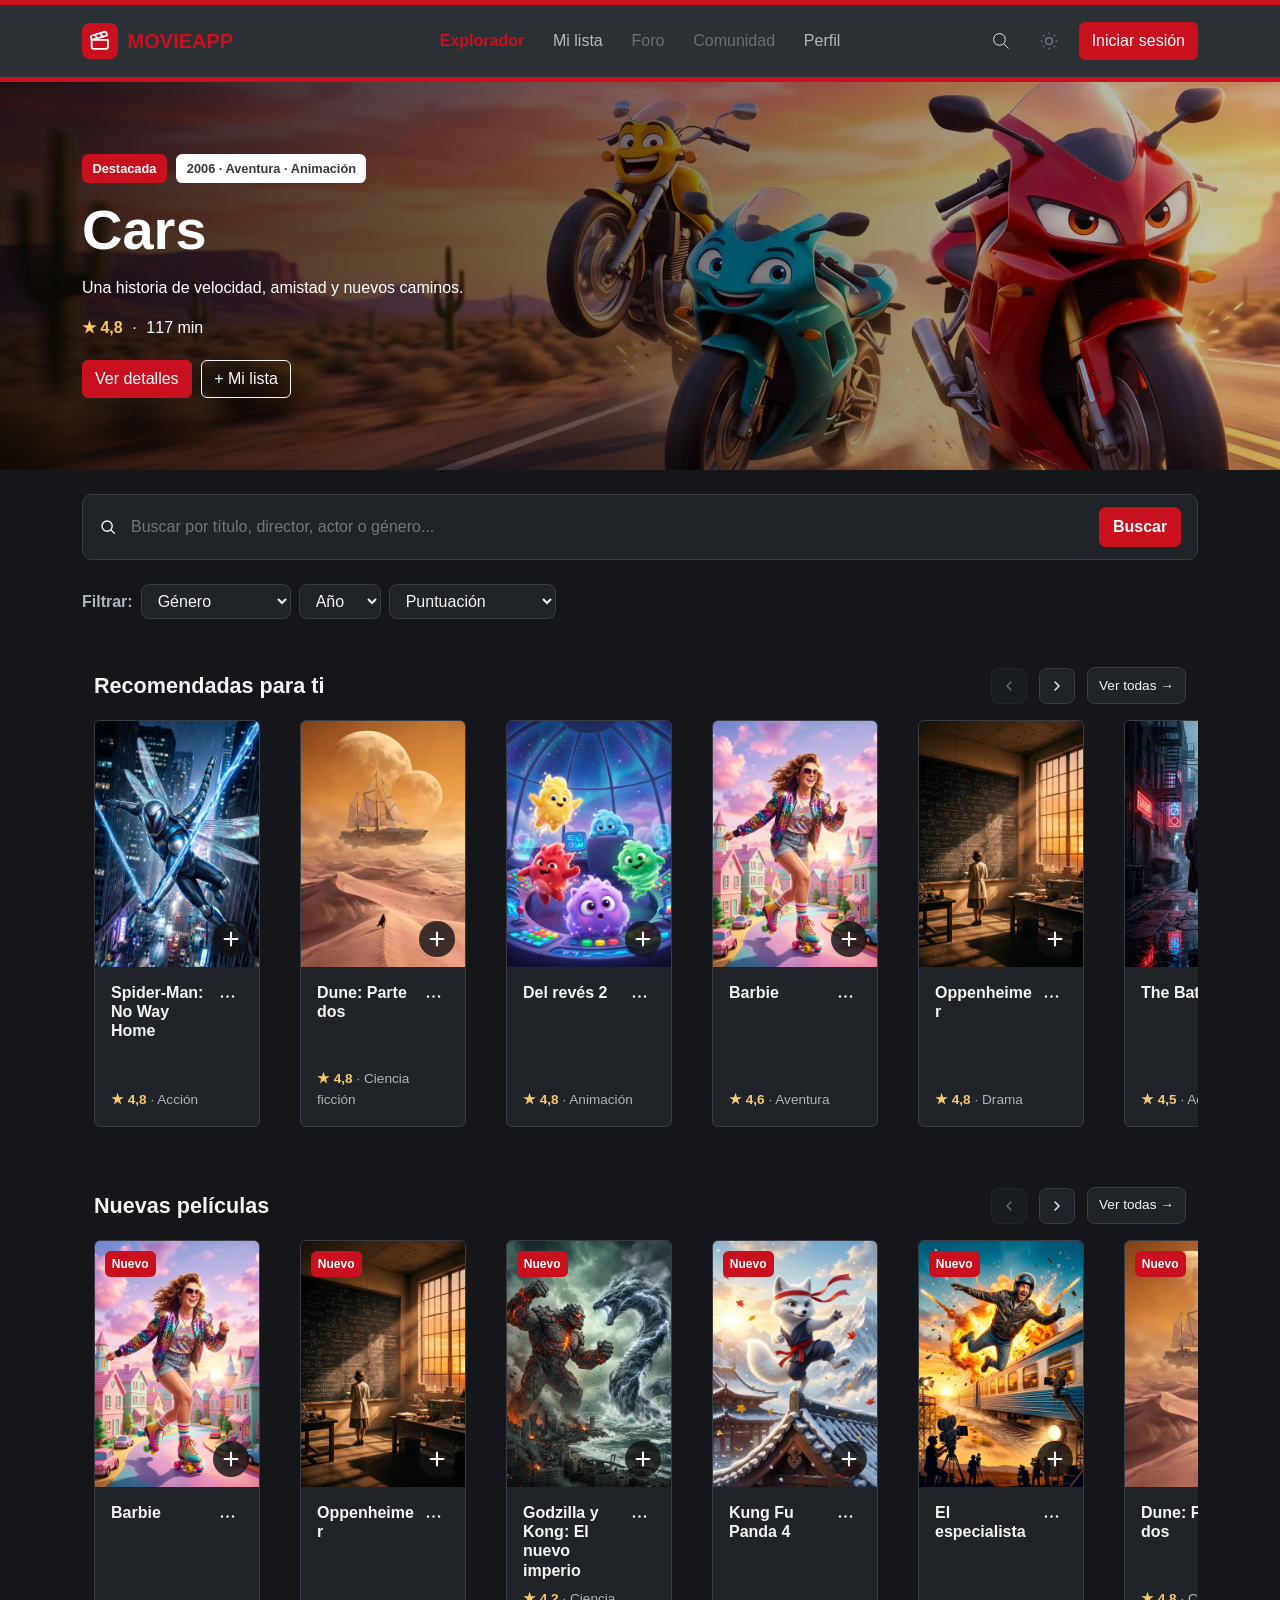
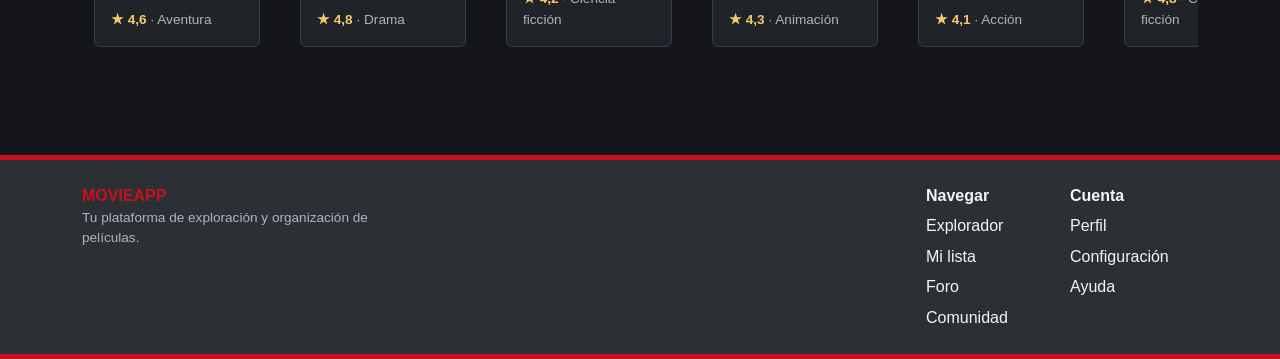
<file: src/index.html>
<!doctype html>
<html lang="es" data-bs-theme="dark">
<head>
    <meta charset="utf-8">
    <meta name="viewport" content="width=device-width, initial-scale=1">
    <meta name="description" content="Descubre películas recomendadas y novedades en MovieApp.">
    <meta name="theme-color" content="#f4f5f7">
    <title>MovieApp | Explorador</title>
    <link rel="icon" type="image/svg+xml" href="media/img/logo-movieapp.svg">
    <link rel="stylesheet" href="./css/custom.css">
</head>
<body>
    <div class="movieapp-shell">
        <header class="site-header bg-body-tertiary">
            <nav class="navbar navbar-expand-lg">
                <div class="container">
                    <a class="navbar-brand brand" href="index.html" aria-label="MovieApp, inicio">
                        <span class="brand-mark" aria-hidden="true">
                            <svg viewBox="0 0 24 24" fill="none" xmlns="http://www.w3.org/2000/svg">
                                <g stroke="currentColor" stroke-width="2" stroke-linecap="round" stroke-linejoin="round"><path d="m12.296 3.464 3.02 3.956" /><path d="M20.2 6 3 11l-.9-2.4c-.3-1.1.3-2.2 1.3-2.5l13.5-4c1.1-.3 2.2.3 2.5 1.3z" /><path d="M3 11h18v8a2 2 0 0 1-2 2H5a2 2 0 0 1-2-2z" /><path d="m6.18 5.276 3.1 3.899" /></g>
                            </svg>
                        </span>
                        <span>MOVIEAPP</span>
                    </a>

                    <div class="header-quick-actions d-flex align-items-center gap-2">
                        <details class="header-search">
                            <summary aria-label="Abrir o cerrar búsqueda"><svg viewBox="0 0 24 24" aria-hidden="true"><circle cx="10.5" cy="10.5" r="6.5"></circle><path d="m15.5 15.5 5 5"></path></svg></summary>
                            <form class="header-search-panel" action="index.html" method="get" role="search">
                                <input name="buscar" type="search" aria-label="Buscar películas" placeholder="Buscar películas..." autocomplete="off">
                                <button class="btn btn-danger" type="submit">Buscar</button>
                            </form>
                        </details>
                        <button class="btn btn-outline-secondary theme-toggle" id="theme-toggle" type="button" aria-label="Cambiar al modo claro" aria-pressed="true">Modo claro</button>
                        <button class="btn btn-danger" type="button" data-bs-toggle="modal" data-bs-target="#loginModal" aria-label="Iniciar sesión"><span class="login-label">Iniciar sesión</span><svg class="login-icon" viewBox="0 0 24 24" fill="none" stroke="currentColor" stroke-width="1.8" aria-hidden="true"><circle cx="12" cy="8" r="3.5"/><path d="M5 21a7 7 0 0 1 14 0"/></svg></button>
                    </div>

                    <button class="navbar-toggler menu-toggle" type="button" data-bs-toggle="collapse" data-bs-target="#mainNavigation" aria-controls="mainNavigation" aria-expanded="false" aria-label="Abrir menú">
                        <span class="menu-icon" aria-hidden="true"></span>
                    </button>

                    <div class="collapse navbar-collapse" id="mainNavigation">
                        <ul class="navbar-nav main-navigation ms-lg-auto">
                            <li class="nav-item"><a class="nav-link active" href="index.html" aria-current="page">Explorador</a></li>
                            <li class="nav-item"><a class="nav-link" href="mi-lista.html">Mi lista</a></li>
                            <li class="nav-item"><span class="nav-link disabled" aria-disabled="true">Foro</span></li>
                            <li class="nav-item"><span class="nav-link disabled" aria-disabled="true">Comunidad</span></li>
                            <li class="nav-item"><a class="nav-link" href="perfil.html">Perfil</a></li>
                        </ul>


                    </div>
                </div>
            </nav>
        </header>

        <main>
            <section class="featured-hero py-5 bg-body-tertiary" aria-labelledby="featured-title">
                <video class="featured-video" autoplay muted loop playsinline preload="metadata" poster="media/img/motos-portada.webp" aria-hidden="true" tabindex="-1">
                    <source src="media/video/motos-carrera-720p.mp4" type="video/mp4">
                </video>
                <div class="container">
                    <div class="featured-copy py-4">
                        <div class="featured-tags">
                            <span class="featured-tag">Destacada</span>
                            <span class="featured-tag featured-meta-tag"><time datetime="2006">2006</time> · Aventura · Animación</span>
                        </div>
                        <h1 id="featured-title">Cars</h1>
                        <p class="featured-description">Una historia de velocidad, amistad y nuevos caminos.</p>
                        <div class="featured-details">
                            <span class="featured-rating" role="img" aria-label="Valoración 4,8 de 5">★ 4,8</span>
                            <span aria-hidden="true">·</span>
                            <time datetime="PT117M">117 min</time>
                        </div>
                        <div class="featured-actions">
                            <button class="btn btn-danger" type="button" aria-disabled="true">Ver detalles</button>
                            <button class="btn btn-outline-light" type="button" data-featured-save>+ Mi lista</button>
                        </div>
                    </div>
                </div>
            </section>

            <div class="container explorer-search-section my-4">
                <div class="explorer-search">
                    <svg width="18" height="18" viewBox="0 0 24 24" fill="none" stroke="currentColor" stroke-width="1.8" stroke-linecap="round" aria-hidden="true"><circle cx="10.8" cy="10.8" r="6.8"></circle><path d="m16 16 4.5 4.5"></path></svg>
                    <input type="search" aria-label="Buscar películas, campo visual sin búsqueda" placeholder="Buscar por título, director, actor o género..." autocomplete="off">
                    <button class="explorer-search-button" type="button" aria-disabled="true" title="Búsqueda visual">Buscar</button>
                </div>
            </div>

            <div class="container filter-section my-3">
                <button class="filter-toggle" type="button" aria-expanded="false" aria-controls="filter-options">Filtros <span aria-hidden="true">▾</span></button>
                <div id="filter-options" class="filter-options is-collapsed" role="group" aria-label="Filtros de selección visual">
                <span class="filter-caption">Filtrar:</span>
                <select class="filter-pill" aria-label="Género">
                    <option value="">Género</option>
                    <option value="accion">Acción</option>
                    <option value="animacion">Animación</option>
                    <option value="aventura">Aventura</option>
                    <option value="ciencia-ficcion">Ciencia ficción</option>
                    <option value="comedia">Comedia</option>
                    <option value="drama">Drama</option>
                </select>
                <select class="filter-pill" aria-label="Año">
                    <option value="">Año</option>
                    <option>2026</option>
                    <option>2025</option>
                    <option>2024</option>
                    <option>2023</option>
                    <option>2022</option>
                    <option>2021</option>
                </select>
                <select class="filter-pill" aria-label="Puntuación">
                    <option value="">Puntuación</option>
                    <option value="4">4 estrellas o más</option>
                    <option value="3">3 estrellas o más</option>
                    <option value="2">2 estrellas o más</option>
                    <option value="1">1 estrella o más</option>
                </select>
                </div>
            </div>

            <div class="main-content container">
                <section id="recomendadas" class="movie-section container my-5" aria-labelledby="recommended-title">
                    <header class="section-heading">
                        <h2 id="recommended-title">Recomendadas para ti</h2>
                        <div class="section-actions">
                            <button class="carousel-arrow" type="button" data-carousel-prev aria-label="Películas recomendadas anteriores" aria-controls="recommended-row"><svg width="16" height="16" viewBox="0 0 24 24" fill="none" stroke="currentColor" stroke-width="2" stroke-linecap="round" stroke-linejoin="round" aria-hidden="true"><path d="m15 18-6-6 6-6"></path></svg></button>
                            <button class="carousel-arrow" type="button" data-carousel-next aria-label="Más películas recomendadas" aria-controls="recommended-row"><svg width="16" height="16" viewBox="0 0 24 24" fill="none" stroke="currentColor" stroke-width="2" stroke-linecap="round" stroke-linejoin="round" aria-hidden="true"><path d="m9 18 6-6-6-6"></path></svg></button>
                            <a href="#nuevas">Ver todas <span aria-hidden="true">→</span></a>
                        </div>
                    </header>
                    <div class="row row-cols-2 row-cols-md-3 g-4 movie-grid" id="recommended-row" role="region" aria-label="Películas recomendadas" tabindex="0">
                        <div class="col">
                            <article class="movie-card card h-100">
                                <img class="movie-poster" src="media/img/superheroe-libelula.webp" alt="Ilustración para Spider-Man: No Way Home" loading="lazy">
                                <div class="movie-card-copy card-body">
                                    <h3>Spider-Man: No Way Home</h3>
                                    <p><span class="movie-rating" role="img" aria-label="Valoración 4,8 de 5">★ 4,8</span><span aria-hidden="true"> · </span>Acción</p>
                                </div>
                            </article>
                        </div>
                        <div class="col">
                            <article class="movie-card card h-100">
                                <img class="movie-poster" src="media/img/desierto-cristal.webp" alt="Ilustración para Dune: Parte dos" loading="lazy">
                                <div class="movie-card-copy card-body">
                                    <h3>Dune: Parte dos</h3>
                                    <p><span class="movie-rating" role="img" aria-label="Valoración 4,8 de 5">★ 4,8</span><span aria-hidden="true"> · </span>Ciencia ficción</p>
                                </div>
                            </article>
                        </div>
                        <div class="col">
                            <article class="movie-card card h-100">
                                <img class="movie-poster" src="media/img/criaturas-emocion.webp" alt="Ilustración para Del revés 2" loading="lazy">
                                <div class="movie-card-copy card-body">
                                    <h3>Del revés 2</h3>
                                    <p><span class="movie-rating" role="img" aria-label="Valoración 4,8 de 5">★ 4,8</span><span aria-hidden="true"> · </span>Animación</p>
                                </div>
                            </article>
                        </div>
                        <div class="col">
                            <article class="movie-card card h-100">
                                <img class="movie-poster" src="media/img/mundo-pastel.webp" alt="Ilustración para Barbie" loading="lazy">
                                <div class="movie-card-copy card-body"><h3>Barbie</h3><p><span class="movie-rating" role="img" aria-label="Valoración 4,6 de 5">★ 4,6</span><span aria-hidden="true"> · </span>Aventura</p></div>
                            </article>
                        </div>
                        <div class="col">
                            <article class="movie-card card h-100">
                                <img class="movie-poster" src="media/img/drama-cientifico.webp" alt="Ilustración para Oppenheimer" loading="lazy">
                                <div class="movie-card-copy card-body"><h3>Oppenheimer</h3><p><span class="movie-rating" role="img" aria-label="Valoración 4,8 de 5">★ 4,8</span><span aria-hidden="true"> · </span>Drama</p></div>
                            </article>
                        </div>
                        <div class="col">
                            <article class="movie-card card h-100">
                                <img class="movie-poster" src="media/img/detective-noche.webp" alt="Ilustración para The Batman" loading="lazy">
                                <div class="movie-card-copy card-body"><h3>The Batman</h3><p><span class="movie-rating" role="img" aria-label="Valoración 4,5 de 5">★ 4,5</span><span aria-hidden="true"> · </span>Acción</p></div>
                            </article>
                        </div>
                        <div class="col"><article class="movie-card card h-100"><img class="movie-poster" src="media/img/zorro-artes-marciales.webp" alt="Ilustración para Kung Fu Panda 4" loading="lazy"><div class="movie-card-copy card-body"><h3>Kung Fu Panda 4</h3><p><span class="movie-rating" role="img" aria-label="Valoración 4,3 de 5">★ 4,3</span><span aria-hidden="true"> · </span>Animación</p></div></article></div>
                        <div class="col"><article class="movie-card card h-100"><img class="movie-poster" src="media/img/colosos.webp" alt="Ilustración para Godzilla y Kong: El nuevo imperio" loading="lazy"><div class="movie-card-copy card-body"><h3>Godzilla y Kong: El nuevo imperio</h3><p><span class="movie-rating" role="img" aria-label="Valoración 4,2 de 5">★ 4,2</span><span aria-hidden="true"> · </span>Ciencia ficción</p></div></article></div>
                    </div>
                </section>

                <section id="nuevas" class="movie-section container my-5" aria-labelledby="new-title">
                    <header class="section-heading">
                        <h2 id="new-title">Nuevas películas</h2>
                        <div class="section-actions">
                            <button class="carousel-arrow" type="button" data-carousel-prev aria-label="Películas nuevas anteriores" aria-controls="new-row"><svg width="16" height="16" viewBox="0 0 24 24" fill="none" stroke="currentColor" stroke-width="2" stroke-linecap="round" stroke-linejoin="round" aria-hidden="true"><path d="m15 18-6-6 6-6"></path></svg></button>
                            <button class="carousel-arrow" type="button" data-carousel-next aria-label="Más películas nuevas" aria-controls="new-row"><svg width="16" height="16" viewBox="0 0 24 24" fill="none" stroke="currentColor" stroke-width="2" stroke-linecap="round" stroke-linejoin="round" aria-hidden="true"><path d="m9 18 6-6-6-6"></path></svg></button>
                            <a href="#recomendadas">Ver todas <span aria-hidden="true">→</span></a>
                        </div>
                    </header>
                    <div class="row row-cols-2 row-cols-md-3 g-4 movie-grid" id="new-row" role="region" aria-label="Nuevas películas" tabindex="0">
                        <div class="col">
                            <article class="movie-card card h-100">
                                <img class="movie-poster" src="media/img/mundo-pastel.webp" alt="Ilustración para Barbie" loading="lazy">
                                <div class="movie-card-copy card-body">
                                    <h3>Barbie</h3>
                                    <p><span class="movie-rating" role="img" aria-label="Valoración 4,6 de 5">★ 4,6</span><span aria-hidden="true"> · </span>Aventura</p>
                                </div>
                            </article>
                        </div>
                        <div class="col">
                            <article class="movie-card card h-100">
                                <img class="movie-poster" src="media/img/drama-cientifico.webp" alt="Ilustración para Oppenheimer" loading="lazy">
                                <div class="movie-card-copy card-body">
                                    <h3>Oppenheimer</h3>
                                    <p><span class="movie-rating" role="img" aria-label="Valoración 4,8 de 5">★ 4,8</span><span aria-hidden="true"> · </span>Drama</p>
                                </div>
                            </article>
                        </div>
                        <div class="col">
                            <article class="movie-card card h-100">
                                <img class="movie-poster" src="media/img/colosos.webp" alt="Ilustración para Godzilla y Kong: El nuevo imperio" loading="lazy">
                                <div class="movie-card-copy card-body">
                                    <h3>Godzilla y Kong: El nuevo imperio</h3>
                                    <p><span class="movie-rating" role="img" aria-label="Valoración 4,2 de 5">★ 4,2</span><span aria-hidden="true"> · </span>Ciencia ficción</p>
                                </div>
                            </article>
                        </div>
                        <div class="col">
                            <article class="movie-card card h-100">
                                <img class="movie-poster" src="media/img/zorro-artes-marciales.webp" alt="Ilustración para Kung Fu Panda 4" loading="lazy">
                                <div class="movie-card-copy card-body"><h3>Kung Fu Panda 4</h3><p><span class="movie-rating" role="img" aria-label="Valoración 4,3 de 5">★ 4,3</span><span aria-hidden="true"> · </span>Animación</p></div>
                            </article>
                        </div>
                        <div class="col">
                            <article class="movie-card card h-100">
                                <img class="movie-poster" src="media/img/doble-accion.webp" alt="Ilustración para El especialista" loading="lazy">
                                <div class="movie-card-copy card-body"><h3>El especialista</h3><p><span class="movie-rating" role="img" aria-label="Valoración 4,1 de 5">★ 4,1</span><span aria-hidden="true"> · </span>Acción</p></div>
                            </article>
                        </div>
                        <div class="col">
                            <article class="movie-card card h-100">
                                <img class="movie-poster" src="media/img/desierto-cristal.webp" alt="Ilustración para Dune: Parte dos" loading="lazy">
                                <div class="movie-card-copy card-body"><h3>Dune: Parte dos</h3><p><span class="movie-rating" role="img" aria-label="Valoración 4,8 de 5">★ 4,8</span><span aria-hidden="true"> · </span>Ciencia ficción</p></div>
                            </article>
                        </div>
                        <div class="col"><article class="movie-card card h-100"><img class="movie-poster" src="media/img/detective-noche.webp" alt="Ilustración para The Batman" loading="lazy"><div class="movie-card-copy card-body"><h3>The Batman</h3><p><span class="movie-rating" role="img" aria-label="Valoración 4,5 de 5">★ 4,5</span><span aria-hidden="true"> · </span>Acción</p></div></article></div>
                        <div class="col"><article class="movie-card card h-100"><img class="movie-poster" src="media/img/superheroe-libelula.webp" alt="Ilustración para Spider-Man: No Way Home" loading="lazy"><div class="movie-card-copy card-body"><h3>Spider-Man: No Way Home</h3><p><span class="movie-rating" role="img" aria-label="Valoración 4,8 de 5">★ 4,8</span><span aria-hidden="true"> · </span>Acción</p></div></article></div>
                    </div>
                </section>
            </div>
        </main>

        <footer class="site-footer bg-body-tertiary mt-5 py-4" id="comunidad">
            <div class="container footer-content d-flex flex-wrap justify-content-between gap-3">
                <div class="footer-copy">
                    <a class="footer-brand" href="index.html">MOVIEAPP</a>
                    <p>Tu plataforma de exploración y organización de películas.</p>
                </div>
                <div class="footer-links d-flex flex-wrap gap-3">
                    <nav id="foro" aria-label="Navegar"><strong>Navegar</strong><a href="index.html">Explorador</a><a href="mi-lista.html">Mi lista</a><a href="#foro">Foro</a><a href="#comunidad">Comunidad</a></nav>
                    <nav aria-label="Cuenta"><strong>Cuenta</strong><a href="perfil.html">Perfil</a><a href="perfil.html#profile-settings-title">Configuración</a><a href="#comunidad">Ayuda</a></nav>
                </div>
            </div>
        </footer>
    </div>

    <div class="modal fade" id="loginModal" tabindex="-1" role="dialog" aria-modal="true" aria-labelledby="loginModalLabel" aria-hidden="true">
        <div class="modal-dialog modal-dialog-centered">
            <div class="modal-content">
                <form id="login-form" class="needs-validation" novalidate>
                    <div class="modal-header">
                        <div>
                            <h2 class="modal-title fs-5" id="loginModalLabel">Iniciar sesión</h2>
                            <p class="modal-subtitle">Accede a tu cuenta de MovieApp.</p>
                        </div>
                        <button class="btn-close" type="button" data-bs-dismiss="modal" aria-label="Cerrar"></button>
                    </div>
                    <div class="modal-body">
                        <div class="mb-3">
                            <label class="form-label" for="login-email">Correo electrónico</label>
                            <input class="form-control" id="login-email" name="email" type="email" autocomplete="username" required>
                            <div class="invalid-feedback">Introduce un correo electrónico válido.</div>
                        </div>
                        <div class="mb-3">
                            <label class="form-label" for="login-password">Contraseña</label>
                            <input class="form-control" id="login-password" name="password" type="password" autocomplete="current-password" minlength="8" required>
                            <div class="invalid-feedback">La contraseña debe tener al menos 8 caracteres.</div>
                        </div>
                    </div>
                    <div class="modal-footer">
                        <button class="btn btn-outline-secondary" type="button" data-bs-dismiss="modal">Cancelar</button>
                        <button class="btn btn-danger" type="submit">Continuar</button>
                    </div>
                </form>
            </div>
        </div>
    </div>

    <div class="movie-actions-menu" id="movie-actions-menu" role="menu" aria-label="Opciones de la película" hidden>
        <button type="button" role="menuitem" aria-disabled="true">Añadir a mi lista</button>
        <button type="button" role="menuitem" aria-disabled="true">Ver información</button>
        <button type="button" role="menuitem" aria-disabled="true">Compartir</button>
    </div>


    <script src="./js/bootstrap.bundle.min.js"></script>
    <script src="./js/script.js"></script>
    <script src="./js/movies.js"></script>
</body>
</html>
</file>
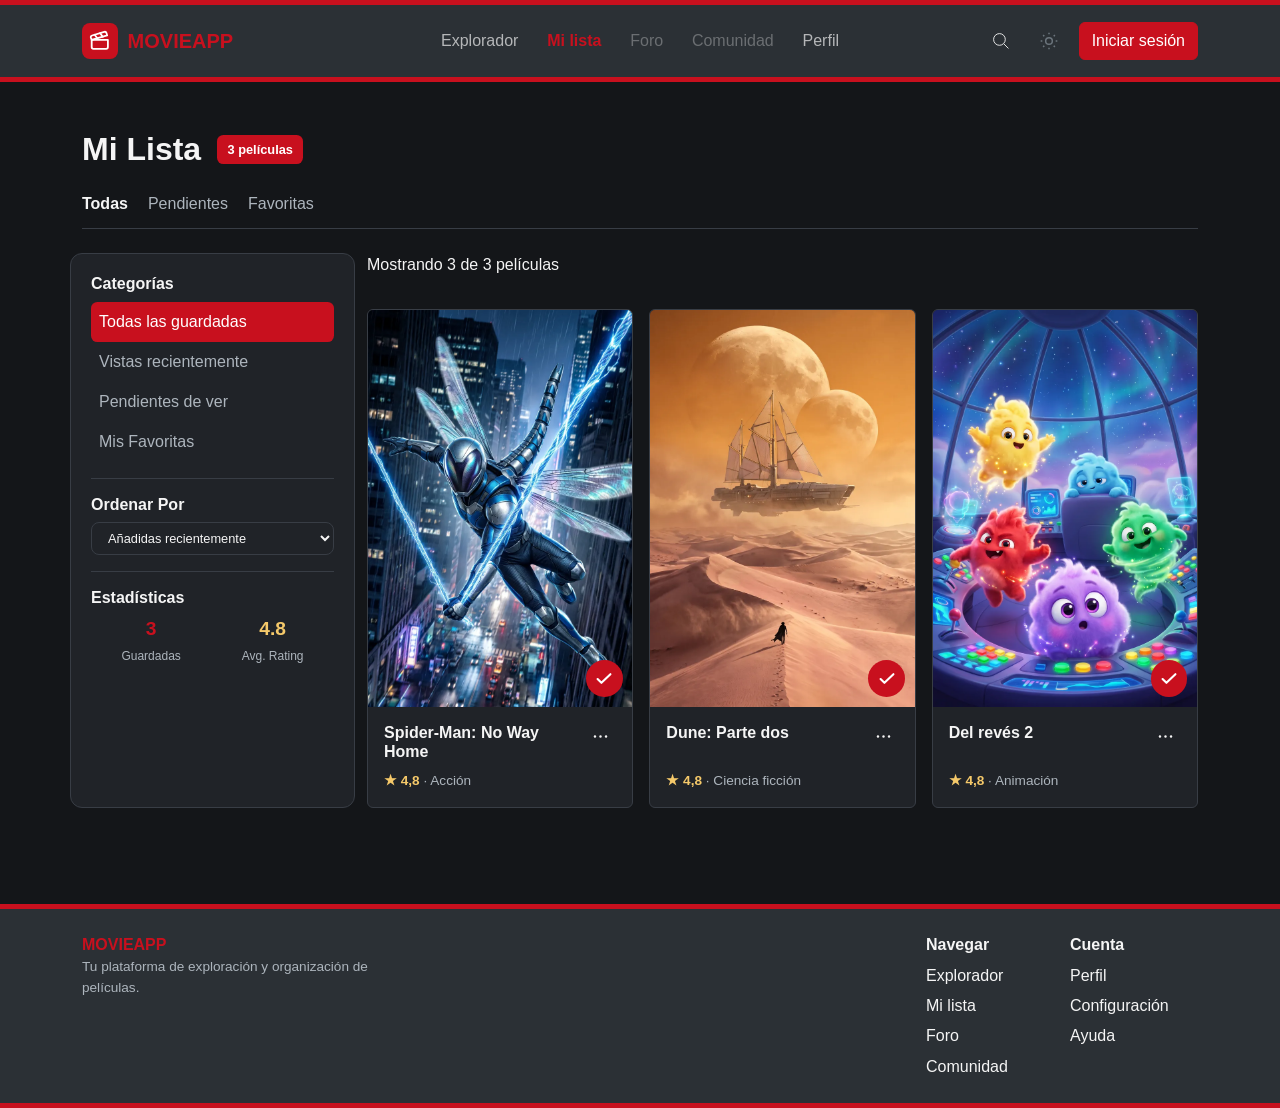
<file: src/mi-lista.html>
<!doctype html>
<html lang="es" data-bs-theme="dark">
<head>
    <meta charset="UTF-8">
    <meta name="viewport" content="width=device-width, initial-scale=1.0">
    <title>MovieApp | Mi Lista</title>
    <link rel="icon" type="image/svg+xml" href="media/img/logo-movieapp.svg">
    <link rel="stylesheet" href="./css/custom.css">
</head>
<body>
    <div class="movieapp-shell library-page">
        <header class="site-header bg-body-tertiary">
            <nav class="navbar navbar-expand-lg">
                <div class="container">
                    <a class="navbar-brand brand" href="index.html" aria-label="MovieApp, inicio">
                        <span class="brand-mark" aria-hidden="true">
                            <svg viewBox="0 0 24 24" fill="none" xmlns="http://www.w3.org/2000/svg">
                                <g stroke="currentColor" stroke-width="2" stroke-linecap="round" stroke-linejoin="round"><path d="m12.296 3.464 3.02 3.956" /><path d="M20.2 6 3 11l-.9-2.4c-.3-1.1.3-2.2 1.3-2.5l13.5-4c1.1-.3 2.2.3 2.5 1.3z" /><path d="M3 11h18v8a2 2 0 0 1-2 2H5a2 2 0 0 1-2-2z" /><path d="m6.18 5.276 3.1 3.899" /></g>
                            </svg>
                        </span>
                        <span>MOVIEAPP</span>
                    </a>

                    <div class="header-quick-actions d-flex align-items-center gap-2">
                        <details class="header-search">
                            <summary aria-label="Abrir o cerrar búsqueda"><svg viewBox="0 0 24 24" aria-hidden="true"><circle cx="10.5" cy="10.5" r="6.5"></circle><path d="m15.5 15.5 5 5"></path></svg></summary>
                            <form class="header-search-panel" action="index.html" method="get" role="search">
                                <input name="buscar" type="search" aria-label="Buscar películas" placeholder="Buscar películas..." autocomplete="off">
                                <button class="btn btn-danger" type="submit">Buscar</button>
                            </form>
                        </details>
                        <button class="btn btn-outline-secondary theme-toggle" id="theme-toggle" type="button" aria-label="Cambiar al modo claro" aria-pressed="true">Modo claro</button>
                        <button class="btn btn-danger" type="button" data-bs-toggle="modal" data-bs-target="#loginModal" aria-label="Iniciar sesión"><span class="login-label">Iniciar sesión</span><svg class="login-icon" viewBox="0 0 24 24" fill="none" stroke="currentColor" stroke-width="1.8" aria-hidden="true"><circle cx="12" cy="8" r="3.5"/><path d="M5 21a7 7 0 0 1 14 0"/></svg></button>
                    </div>

                    <button class="navbar-toggler menu-toggle" type="button" data-bs-toggle="collapse" data-bs-target="#mainNavigation" aria-controls="mainNavigation" aria-expanded="false" aria-label="Abrir menú">
                        <span class="menu-icon" aria-hidden="true"></span>
                    </button>

                    <div class="collapse navbar-collapse" id="mainNavigation">
                        <ul class="navbar-nav main-navigation ms-lg-auto">
                            <li class="nav-item"><a class="nav-link" href="index.html">Explorador</a></li>
                            <li class="nav-item"><a class="nav-link active" href="mi-lista.html" aria-current="page">Mi lista</a></li>
                            <li class="nav-item"><span class="nav-link disabled" aria-disabled="true">Foro</span></li>
                            <li class="nav-item"><span class="nav-link disabled" aria-disabled="true">Comunidad</span></li>
                            <li class="nav-item"><a class="nav-link" href="perfil.html">Perfil</a></li>
                        </ul>


                    </div>
                </div>
            </nav>
        </header>

        <main class="library-main container py-5">
            <div class="library-heading d-flex align-items-center gap-3 mb-4">
                <h1>Mi Lista</h1>
                <span class="library-count" data-library-count>3 películas</span>
                <span class="library-count-mobile" data-library-count-mobile aria-hidden="true">3</span>
            </div>

            <nav class="library-tabs library-tabs-desktop" aria-label="Filtrar películas guardadas">
                <span class="is-active">Todas</span>
                <span>Pendientes</span>
                <span>Favoritas</span>
            </nav>

            <div class="library-mobile-controls">
                <nav class="library-tabs library-tabs-mobile" aria-label="Filtrar películas guardadas">
                    <span class="is-active">Todas</span>
                    <span>Vistas</span>
                    <span>Pendientes</span>
                    <span>Favoritas</span>
                </nav>
                <div class="library-mobile-sort"><label for="library-sort-mobile">Ordenar por:</label><select id="library-sort-mobile" class="library-sort-value"><option value="recientes">Añadidas recientemente</option><option value="puntuacion">Orden de puntuación</option><option value="genero">Géneros</option><option value="fecha">Fecha de estreno</option></select></div>
            </div>

            <div class="library-layout row g-4">
                <aside class="library-sidebar col-lg-3" aria-label="Opciones de Mi Lista">
                    <section class="library-sidebar-section">
                        <h2>Categorías</h2>
                        <div class="library-category-list">
                            <div class="is-active">Todas las guardadas</div>
                            <div>Vistas recientemente</div>
                            <div>Pendientes de ver</div>
                            <div>Mis Favoritas</div>
                        </div>
                    </section>
                    <div class="library-sidebar-divider"></div>
                    <section class="library-sidebar-section">
                        <h2><label for="library-sort-desktop">Ordenar Por</label></h2>
                        <select id="library-sort-desktop" class="library-sort-value"><option value="recientes">Añadidas recientemente</option><option value="puntuacion">Orden de puntuación</option><option value="genero">Géneros</option><option value="fecha">Fecha de estreno</option></select>
                    </section>
                    <div class="library-sidebar-divider"></div>
                    <section class="library-sidebar-section">
                        <h2>Estadísticas</h2>
                        <div class="library-statistics">
                            <div><strong data-library-stat-count>3</strong><span>Guardadas</span></div>
                            <div><strong>4.8</strong><span>Avg. Rating</span></div>
                        </div>
                    </section>
                </aside>

                <section class="library-results col-lg-9" aria-label="Películas guardadas">
                    <div class="library-results-heading">
                        <p data-library-results-count>Mostrando 3 de 3 películas</p>
                    </div>

                    <div class="library-movie-grid row g-3" data-library-movies>
                        <div class="library-card-item col-6 col-md-4">
                            <article class="movie-card card h-100">
                                <img class="movie-poster" src="media/img/superheroe-libelula.webp" alt="Ilustración para Spider-Man: No Way Home" loading="lazy">
                                <div class="movie-card-copy card-body">
                                    <h3>Spider-Man: No Way Home</h3>
                                    <p><span class="movie-rating" role="img" aria-label="Valoración 4,8 de 5">★ 4,8</span><span aria-hidden="true"> · </span>Acción</p>
                                </div>
                            </article>
                        </div>
                        <div class="library-card-item col-6 col-md-4">
                            <article class="movie-card card h-100">
                                <img class="movie-poster" src="media/img/desierto-cristal.webp" alt="Ilustración para Dune: Parte dos" loading="lazy">
                                <div class="movie-card-copy card-body">
                                    <h3>Dune: Parte dos</h3>
                                    <p><span class="movie-rating" role="img" aria-label="Valoración 4,8 de 5">★ 4,8</span><span aria-hidden="true"> · </span>Ciencia ficción</p>
                                </div>
                            </article>
                        </div>
                        <div class="library-card-item col-6 col-md-4">
                            <article class="movie-card card h-100">
                                <img class="movie-poster" src="media/img/criaturas-emocion.webp" alt="Ilustración para Del revés 2" loading="lazy">
                                <div class="movie-card-copy card-body">
                                    <h3>Del revés 2</h3>
                                    <p><span class="movie-rating" role="img" aria-label="Valoración 4,8 de 5">★ 4,8</span><span aria-hidden="true"> · </span>Animación</p>
                                </div>
                            </article>
                        </div>
                    </div>
                </section>
            </div>
        </main>

        <footer class="site-footer bg-body-tertiary mt-5 py-4" id="comunidad">
            <div class="container footer-content d-flex flex-wrap justify-content-between gap-3">
                <div class="footer-copy">
                    <a class="footer-brand" href="index.html">MOVIEAPP</a>
                    <p>Tu plataforma de exploración y organización de películas.</p>
                </div>
                <div class="footer-links d-flex flex-wrap gap-3">
                    <nav id="foro" aria-label="Navegar"><strong>Navegar</strong><a href="index.html">Explorador</a><a href="mi-lista.html">Mi lista</a><a href="#foro">Foro</a><a href="#comunidad">Comunidad</a></nav>
                    <nav aria-label="Cuenta"><strong>Cuenta</strong><a href="perfil.html">Perfil</a><a href="perfil.html#profile-settings-title">Configuración</a><a href="#comunidad">Ayuda</a></nav>
                </div>
            </div>
        </footer>
    </div>
    <div class="modal fade" id="loginModal" tabindex="-1" role="dialog" aria-modal="true" aria-labelledby="loginModalLabel" aria-hidden="true">
        <div class="modal-dialog modal-dialog-centered">
            <div class="modal-content">
                <form id="login-form" class="needs-validation" novalidate>
                    <div class="modal-header">
                        <div>
                            <h2 class="modal-title fs-5" id="loginModalLabel">Iniciar sesión</h2>
                            <p class="modal-subtitle">Accede a tu cuenta de MovieApp.</p>
                        </div>
                        <button class="btn-close" type="button" data-bs-dismiss="modal" aria-label="Cerrar"></button>
                    </div>
                    <div class="modal-body">
                        <div class="mb-3">
                            <label class="form-label" for="login-email">Correo electrónico</label>
                            <input class="form-control" id="login-email" name="email" type="email" autocomplete="username" required>
                            <div class="invalid-feedback">Introduce un correo electrónico válido.</div>
                        </div>
                        <div class="mb-3">
                            <label class="form-label" for="login-password">Contraseña</label>
                            <input class="form-control" id="login-password" name="password" type="password" autocomplete="current-password" minlength="8" required>
                            <div class="invalid-feedback">La contraseña debe tener al menos 8 caracteres.</div>
                        </div>
                    </div>
                    <div class="modal-footer">
                        <button class="btn btn-outline-secondary" type="button" data-bs-dismiss="modal">Cancelar</button>
                        <button class="btn btn-danger" type="submit">Continuar</button>
                    </div>
                </form>
            </div>
        </div>
    </div>

    <div class="movie-actions-menu" id="movie-actions-menu" role="menu" aria-label="Opciones de la película" hidden>
        <button type="button" role="menuitem" aria-disabled="true">Añadir a mi lista</button>
        <button type="button" role="menuitem" aria-disabled="true">Ver información</button>
        <button type="button" role="menuitem" aria-disabled="true">Compartir</button>
    </div>

    <script src="./js/bootstrap.bundle.min.js"></script>
    <script src="./js/script.js"></script>
    <script src="./js/movies.js"></script>
</body>
</html>
</file>
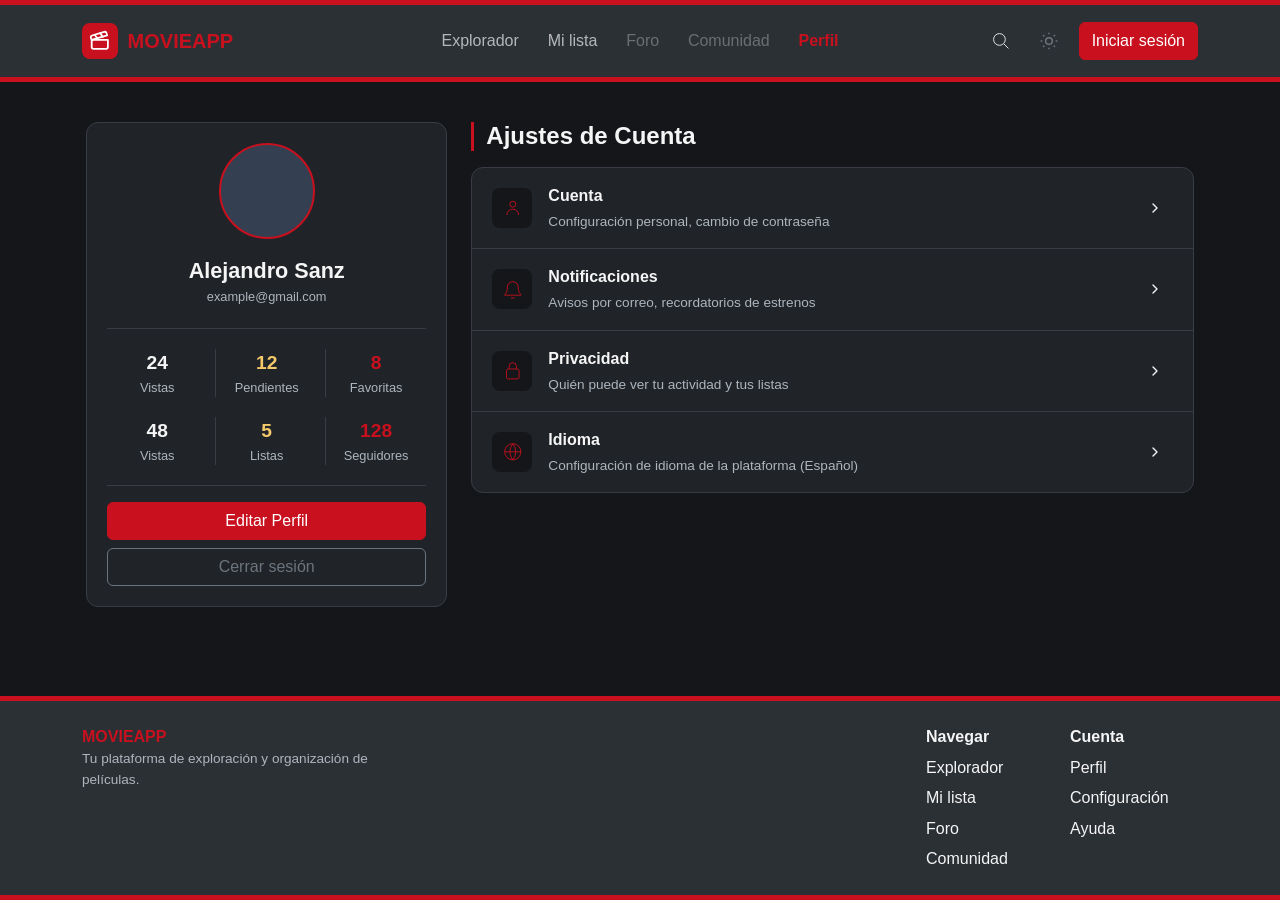
<file: src/perfil.html>
<!doctype html>
<html lang="es" data-bs-theme="dark">
<head>
    <meta charset="UTF-8">
    <meta name="viewport" content="width=device-width, initial-scale=1.0">
    <title>MovieApp | Perfil</title>
    <link rel="icon" type="image/svg+xml" href="media/img/logo-movieapp.svg">
    <link rel="stylesheet" href="./css/custom.css">
</head>
<body>
    <div class="movieapp-shell profile-page">
        <header class="site-header bg-body-tertiary">
            <nav class="navbar navbar-expand-lg">
                <div class="container">
                    <a class="navbar-brand brand" href="index.html" aria-label="MovieApp, inicio">
                        <span class="brand-mark" aria-hidden="true">
                            <svg viewBox="0 0 24 24" fill="none" xmlns="http://www.w3.org/2000/svg">
                                <g stroke="currentColor" stroke-width="2" stroke-linecap="round" stroke-linejoin="round"><path d="m12.296 3.464 3.02 3.956" /><path d="M20.2 6 3 11l-.9-2.4c-.3-1.1.3-2.2 1.3-2.5l13.5-4c1.1-.3 2.2.3 2.5 1.3z" /><path d="M3 11h18v8a2 2 0 0 1-2 2H5a2 2 0 0 1-2-2z" /><path d="m6.18 5.276 3.1 3.899" /></g>
                            </svg>
                        </span>
                        <span>MOVIEAPP</span>
                    </a>

                    <div class="header-quick-actions d-flex align-items-center gap-2">
                        <details class="header-search">
                            <summary aria-label="Abrir o cerrar búsqueda"><svg viewBox="0 0 24 24" aria-hidden="true"><circle cx="10.5" cy="10.5" r="6.5"></circle><path d="m15.5 15.5 5 5"></path></svg></summary>
                            <form class="header-search-panel" action="index.html" method="get" role="search">
                                <input name="buscar" type="search" aria-label="Buscar películas" placeholder="Buscar películas..." autocomplete="off">
                                <button class="btn btn-danger" type="submit">Buscar</button>
                            </form>
                        </details>
                        <button class="btn btn-outline-secondary theme-toggle" id="theme-toggle" type="button" aria-label="Cambiar al modo claro" aria-pressed="true">Modo claro</button>
                        <button class="btn btn-danger" type="button" data-bs-toggle="modal" data-bs-target="#loginModal" aria-label="Iniciar sesión"><span class="login-label">Iniciar sesión</span><svg class="login-icon" viewBox="0 0 24 24" fill="none" stroke="currentColor" stroke-width="1.8" aria-hidden="true"><circle cx="12" cy="8" r="3.5"/><path d="M5 21a7 7 0 0 1 14 0"/></svg></button>
                    </div>

                    <button class="navbar-toggler menu-toggle" type="button" data-bs-toggle="collapse" data-bs-target="#mainNavigation" aria-controls="mainNavigation" aria-expanded="false" aria-label="Abrir menú">
                        <span class="menu-icon" aria-hidden="true"></span>
                    </button>

                    <div class="collapse navbar-collapse" id="mainNavigation">
                        <ul class="navbar-nav main-navigation ms-lg-auto">
                            <li class="nav-item"><a class="nav-link" href="index.html">Explorador</a></li>
                            <li class="nav-item"><a class="nav-link" href="mi-lista.html">Mi lista</a></li>
                            <li class="nav-item"><span class="nav-link disabled" aria-disabled="true">Foro</span></li>
                            <li class="nav-item"><span class="nav-link disabled" aria-disabled="true">Comunidad</span></li>
                            <li class="nav-item"><a class="nav-link active" href="perfil.html" aria-current="page">Perfil</a></li>
                        </ul>


                    </div>
                </div>
            </nav>
        </header>

        <main class="profile-layout">
            <aside class="profile-sidebar" aria-label="Datos y estadísticas del perfil">
                <div class="profile-card">
                    <div class="profile-identity">
                        <div class="profile-avatar" aria-hidden="true">
                            <span class="profile-avatar-image"></span>
                            <span class="profile-avatar-badge"></span>
                            <svg class="profile-avatar-mobile-icon" viewBox="0 0 40 40" focusable="false"><circle cx="20" cy="13" r="6"></circle><path d="M8 35a12 12 0 0 1 24 0"></path></svg>
                        </div>
                        <div class="profile-identity-copy">
                            <h1>Alejandro Sanz</h1>
                            <p class="profile-email profile-email-desktop">example@gmail.com</p>
                            <p class="profile-email profile-email-mobile">ejemplo@gmail.com</p>
                        </div>
                    </div>

                    <div class="profile-divider"></div>

                    <dl class="profile-stats profile-stats-desktop">
                        <div><dt>24</dt><dd>Vistas</dd></div>
                        <div><dt>12</dt><dd>Pendientes</dd></div>
                        <div><dt>8</dt><dd>Favoritas</dd></div>
                    </dl>
                    <dl class="profile-stats profile-stats-mobile">
                        <div><dt>48</dt><dd>Vistas</dd></div>
                        <div><dt>5</dt><dd>Listas</dd></div>
                        <div><dt>128</dt><dd>Seguidores</dd></div>
                    </dl>

                    <div class="profile-divider profile-divider-after-stats"></div>

                    <div class="profile-actions">
                        <button class="btn btn-danger" type="button">Editar Perfil</button>
                        <button class="btn btn-outline-secondary profile-desktop-logout" type="button">Cerrar sesión</button>
                    </div>
                </div>
            </aside>

            <div class="profile-main">
                <section class="profile-settings" aria-labelledby="profile-settings-title">
                    <h2 class="profile-section-title profile-settings-title-desktop" id="profile-settings-title">Ajustes de Cuenta</h2>
                    <h2 class="profile-section-title profile-settings-title-mobile">Ajustes de la aplicación</h2>

                    <div class="profile-settings-card">
                        <button class="profile-setting-row" type="button" aria-disabled="true" title="Próximamente">
                            <span class="profile-setting-icon" aria-hidden="true"><svg viewBox="0 0 24 24" focusable="false"><circle cx="12" cy="8" r="3.3"></circle><path d="M5.5 20a6.5 6.5 0 0 1 13 0"></path></svg></span>
                            <span class="profile-setting-copy"><span class="profile-setting-title">Cuenta</span><span class="profile-setting-description">Configuración personal, cambio de contraseña</span></span>
                            <span class="carousel-arrow profile-setting-chevron" aria-hidden="true"><svg width="16" height="16" viewBox="0 0 24 24" fill="none" stroke="currentColor" stroke-width="2" stroke-linecap="round" stroke-linejoin="round"><path d="m9 18 6-6-6-6"></path></svg></span>
                        </button>
                        <button class="profile-setting-row" type="button" aria-disabled="true" title="Próximamente">
                            <span class="profile-setting-icon profile-setting-icon-notifications" aria-hidden="true"><svg viewBox="0 0 24 24" focusable="false"><path d="M18 9a6 6 0 0 0-12 0c0 7-3 7-3 9h18c0-2-3-2-3-9"></path><path d="M10 21h4"></path></svg></span>
                            <span class="profile-setting-copy"><span class="profile-setting-title">Notificaciones</span><span class="profile-setting-description">Avisos por correo, recordatorios de estrenos</span></span>
                            <span class="carousel-arrow profile-setting-chevron" aria-hidden="true"><svg width="16" height="16" viewBox="0 0 24 24" fill="none" stroke="currentColor" stroke-width="2" stroke-linecap="round" stroke-linejoin="round"><path d="m9 18 6-6-6-6"></path></svg></span>
                        </button>
                        <button class="profile-setting-row" type="button" aria-disabled="true" title="Próximamente">
                            <span class="profile-setting-icon" aria-hidden="true"><svg viewBox="0 0 24 24" focusable="false"><rect x="5" y="10" width="14" height="11" rx="2"></rect><path d="M8 10V7a4 4 0 0 1 8 0v3"></path></svg></span>
                            <span class="profile-setting-copy"><span class="profile-setting-title">Privacidad</span><span class="profile-setting-description">Quién puede ver tu actividad y tus listas</span></span>
                            <span class="carousel-arrow profile-setting-chevron" aria-hidden="true"><svg width="16" height="16" viewBox="0 0 24 24" fill="none" stroke="currentColor" stroke-width="2" stroke-linecap="round" stroke-linejoin="round"><path d="m9 18 6-6-6-6"></path></svg></span>
                        </button>
                        <button class="profile-setting-row" type="button" aria-disabled="true" title="Próximamente">
                            <span class="profile-setting-icon" aria-hidden="true"><svg viewBox="0 0 24 24" focusable="false"><circle cx="12" cy="12" r="9"></circle><path d="M3 12h18M12 3a14 14 0 0 1 0 18M12 3a14 14 0 0 0 0 18"></path></svg></span>
                            <span class="profile-setting-copy"><span class="profile-setting-title">Idioma</span><span class="profile-setting-description">Configuración de idioma de la plataforma (Español)</span></span>
                            <span class="carousel-arrow profile-setting-chevron" aria-hidden="true"><svg width="16" height="16" viewBox="0 0 24 24" fill="none" stroke="currentColor" stroke-width="2" stroke-linecap="round" stroke-linejoin="round"><path d="m9 18 6-6-6-6"></path></svg></span>
                        </button>
                    </div>
                </section>
            </div>

            <button class="btn btn-outline-secondary profile-mobile-logout" type="button">Cerrar sesión</button>
        </main>

        <footer class="site-footer bg-body-tertiary mt-5 py-4" id="comunidad">
            <div class="container footer-content d-flex flex-wrap justify-content-between gap-3">
                <div class="footer-copy">
                    <a class="footer-brand" href="index.html">MOVIEAPP</a>
                    <p>Tu plataforma de exploración y organización de películas.</p>
                </div>
                <div class="footer-links d-flex flex-wrap gap-3">
                    <nav id="foro" aria-label="Navegar"><strong>Navegar</strong><a href="index.html">Explorador</a><a href="mi-lista.html">Mi lista</a><a href="#foro">Foro</a><a href="#comunidad">Comunidad</a></nav>
                    <nav aria-label="Cuenta"><strong>Cuenta</strong><a href="perfil.html">Perfil</a><a href="perfil.html#profile-settings-title">Configuración</a><a href="#comunidad">Ayuda</a></nav>
                </div>
            </div>
        </footer>
    </div>
    <div class="modal fade" id="loginModal" tabindex="-1" role="dialog" aria-modal="true" aria-labelledby="loginModalLabel" aria-hidden="true">
        <div class="modal-dialog modal-dialog-centered">
            <div class="modal-content">
                <form id="login-form" class="needs-validation" novalidate>
                    <div class="modal-header">
                        <div>
                            <h2 class="modal-title fs-5" id="loginModalLabel">Iniciar sesión</h2>
                            <p class="modal-subtitle">Accede a tu cuenta de MovieApp.</p>
                        </div>
                        <button class="btn-close" type="button" data-bs-dismiss="modal" aria-label="Cerrar"></button>
                    </div>
                    <div class="modal-body">
                        <div class="mb-3">
                            <label class="form-label" for="login-email">Correo electrónico</label>
                            <input class="form-control" id="login-email" name="email" type="email" autocomplete="username" required>
                            <div class="invalid-feedback">Introduce un correo electrónico válido.</div>
                        </div>
                        <div class="mb-3">
                            <label class="form-label" for="login-password">Contraseña</label>
                            <input class="form-control" id="login-password" name="password" type="password" autocomplete="current-password" minlength="8" required>
                            <div class="invalid-feedback">La contraseña debe tener al menos 8 caracteres.</div>
                        </div>
                    </div>
                    <div class="modal-footer">
                        <button class="btn btn-outline-secondary" type="button" data-bs-dismiss="modal">Cancelar</button>
                        <button class="btn btn-danger" type="submit">Continuar</button>
                    </div>
                </form>
            </div>
        </div>
    </div>

    <div class="movie-actions-menu" id="movie-actions-menu" role="menu" aria-label="Opciones de la película" hidden>
        <button type="button" role="menuitem" data-movie-action="save">Añadir a mi lista</button>
        <button type="button" role="menuitem" data-movie-action="details">Ver información</button>
        <button type="button" role="menuitem" data-movie-action="share">Compartir</button>
    </div>
    <p class="movie-action-status" id="movie-action-status" role="status" aria-live="polite" hidden></p>

    <script src="./js/bootstrap.bundle.min.js"></script>
    <script src="./js/script.js"></script>
</body>
</html>
</file>
